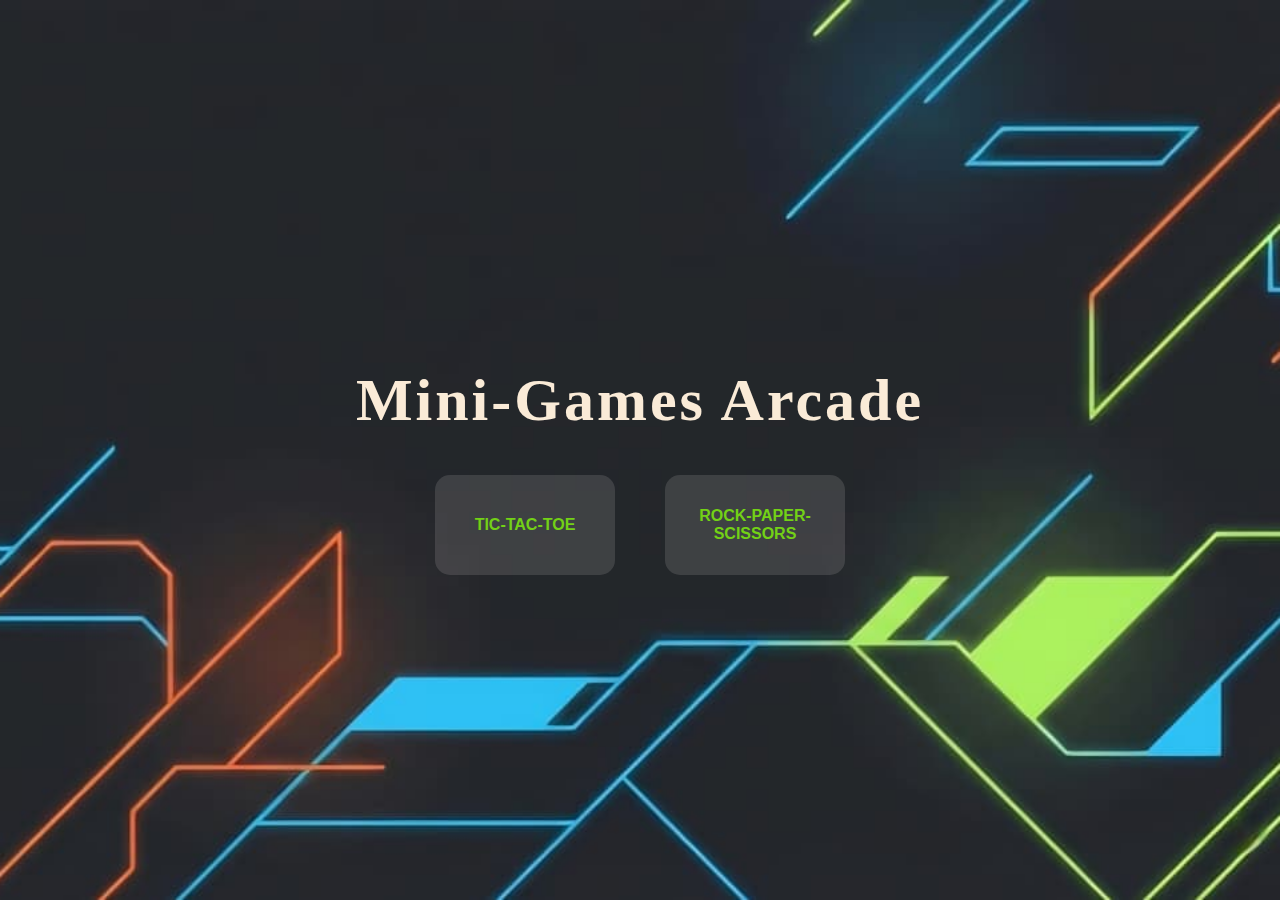
<file: index.html>
<!DOCTYPE html>
<html lang="en">
<head>
    <meta charset="UTF-8">
    <meta name="viewport" content="width=device-width, initial-scale=1.0">
    <title>Gaming Portal</title>
    <link rel="stylesheet" href="style.css">
</head>
<body>
    <h1>Mini-Games Arcade</h1>
    <div class="container">
        <a href="tic.html">
            <button class="tic">TIC-TAC-TOE</button>
        </a>
        <a href="stone.html">
            <button class="stone">ROCK-PAPER-SCISSORS</button>
        </a>
    </div>
</body>
</html>
</file>
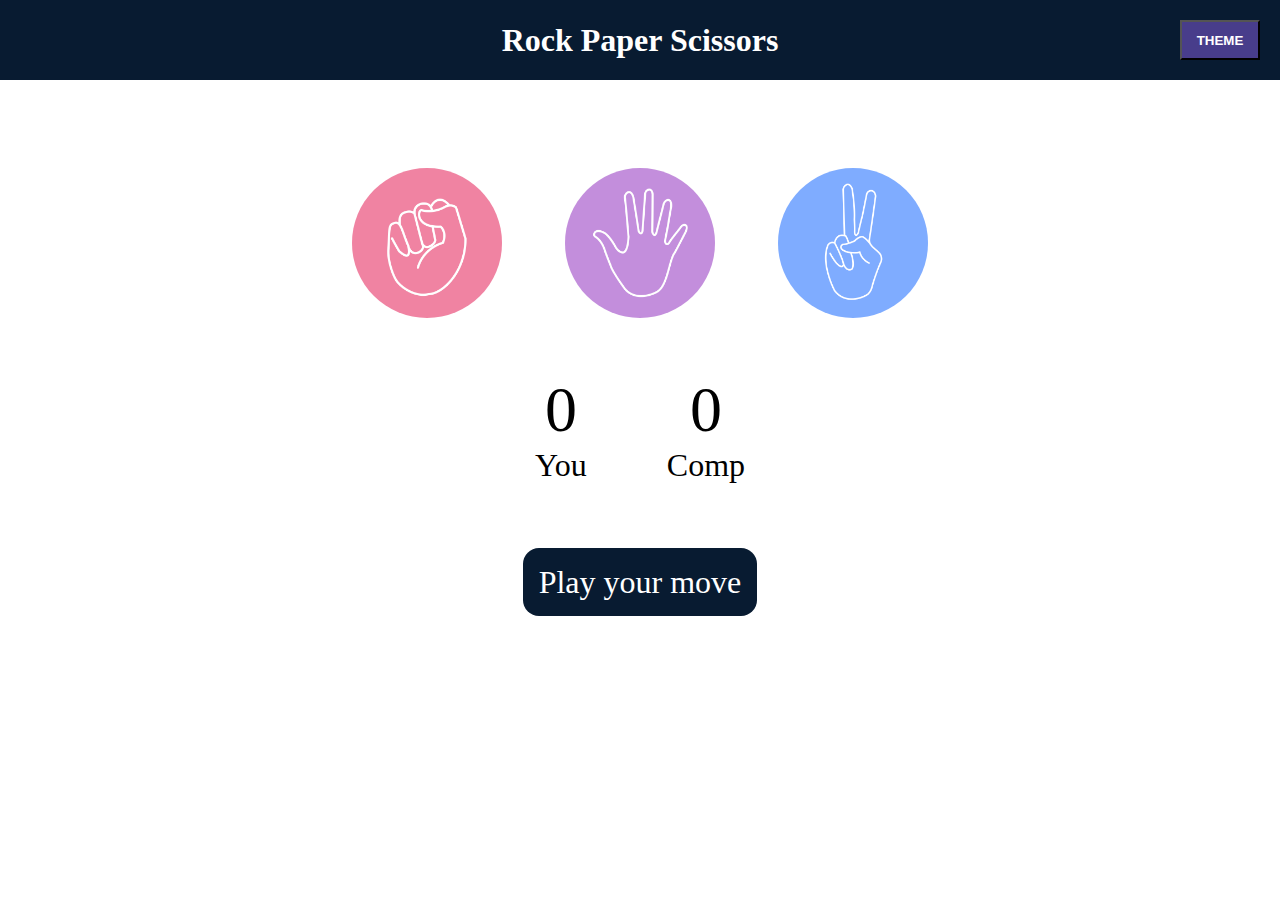
<file: stone.html>
<!DOCTYPE html>
<html lang="en">
<head>
    <meta charset="UTF-8">
    <meta name="viewport" content="width=device-width, initial-scale=1.0">
    <title>Rock-Paper-Scissors-Game</title>
    <link rel="stylesheet" href="paper.css">
</head>
<body>
    <h1>Rock Paper Scissors</h1>
    <div class="choices">
        <div class="choice" id="rock">
            <img src="rock.png"/>
        </div>
        <div class="choice" id="paper">
            <img src="paper.png"/>
        </div>
        <div class="choice" id="scissors">
            <img src="scissors.png"/>
        </div>
    </div>

    <div class="score-board">
        <div class="score">
            <p id="user-score">0</p>
            <p>You</p>
        </div>
        <div class="score">
            <p id="comp-score">0</p>
            <p>Comp</p>
        </div>
    </div>
    <div class="msg-container">
        <p id="msg">Play your move</p>
    </div>
    <button id="change">THEME</button>
    <script src="scissors.js"></script>
</body>
</html>
</file>
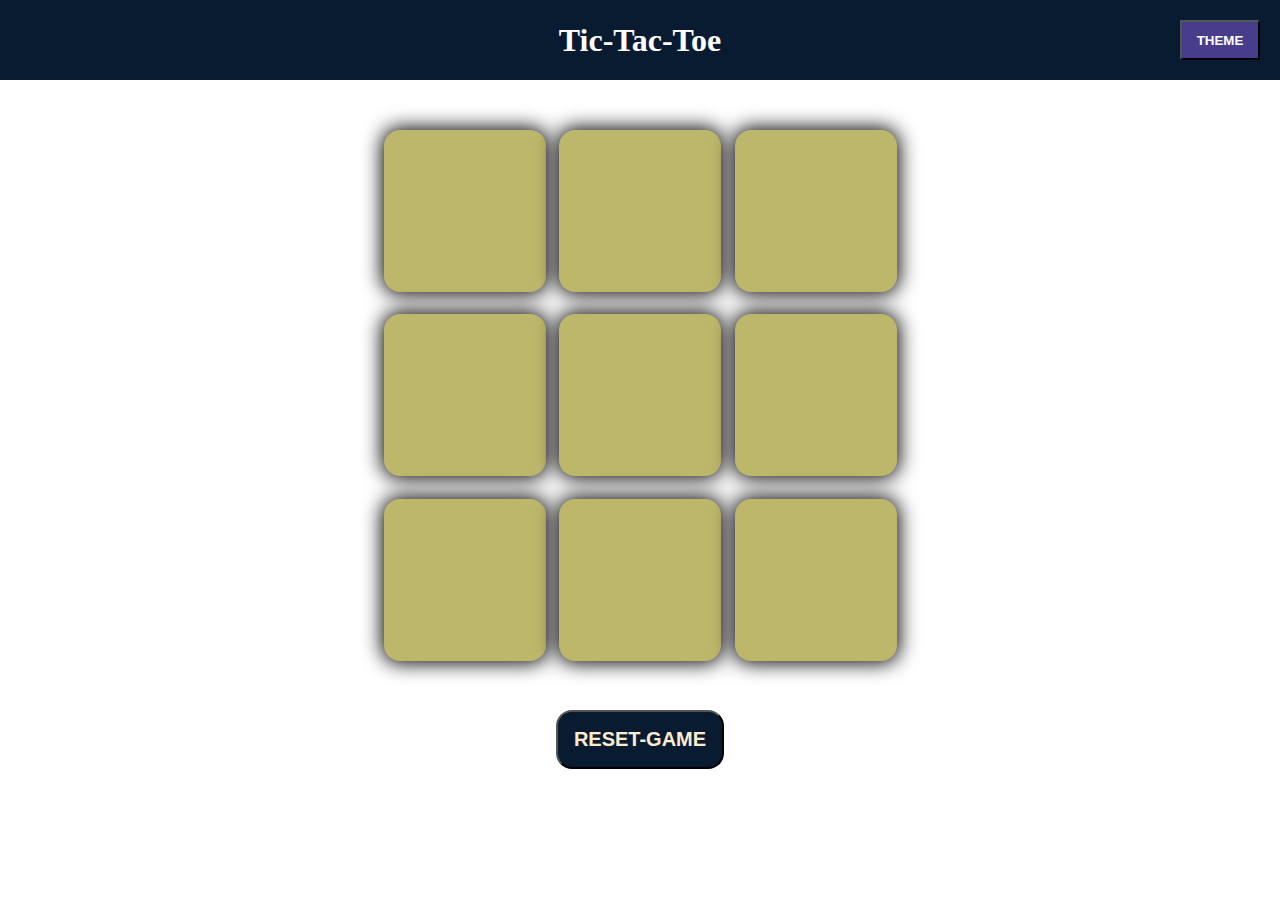
<file: tic.html>
<!DOCTYPE html>
<html lang="en">
<head>
    <meta charset="UTF-8">
    <meta name="viewport" content="width=device-width, initial-scale=1.0">
    <title>Tic-Tac-Toe-Game</title>
    <link rel="stylesheet" href="tac.css">
</head>
<body>
    <main>
        <h1 class="heading">Tic-Tac-Toe</h1>
        <div class="container">
            <div class="game">
                <button class="box"></button>
                <button class="box"></button>
                <button class="box"></button>
                <button class="box"></button>
                <button class="box"></button>
                <button class="box"></button>
                <button class="box"></button>
                <button class="box"></button>
                <button class="box"></button>
            </div>
        </div>
    </main>
    <button id="resetbtn">RESET-GAME</button>
    <div class="msg-container hide">
        <p id="msg">Winner</p>
    </div>
    <button class="mode">THEME</button>
    <script src="toe.js"></script>
</body>
</html>
</file>
<file: style.css>
html, body{
    height:100%;
}
body{
    margin:0;
    height:100vh;
    display:flex;
    flex-direction:column;
    justify-content:center;
    align-items:center;
    background-image:url("bgimage.jpeg");
    background-size:cover;
    background-position:center;
    background-repeat:no-repeat;
}
h1{
    color:antiquewhite;
    font-size:60px;
    letter-spacing:3px;
    margin-bottom:40px;
}
.container{
    display: flex;
    justify-content:center;
    text-align: center;
    gap:50px;
}
button{
    height:100px;
    width:180px;
    font-size:16px;
    font-weight:bold;
    border-radius:15px;
    border:2px solid transparent;
    background:rgba(223, 212, 212, 0.15);
    color:rgb(115, 209, 22);
    cursor:pointer;
    transition:0.3s;
}
button:hover{
    border:2px solid #00f2ff;
    box-shadow:
    0 0 10px #00f2ff,
    0 0 20px #00f2ff,
    0 0 40px #00f2ff;
}
</file>
<file: paper.css>
*{
    margin:0;
    padding:0;
    text-align: center;
}
h1{
    background-color: #081b31;
    color:white;
    height: 5rem;
    line-height: 5rem;
}
.choice{
    height:165px;
    width:165px;
    border-radius: 50%;
    display:flex;
    justify-content: center;
    align-items: center;
}
.choice:hover{
    cursor:pointer;
    background-color: #081b31;
}
img{
    height:150px;
    width:150px;
    object-fit: cover;
    border-radius: 50%;
}
.choices{
    display:flex;
    justify-content: center;
    align-items:center;
    gap:3rem;
    margin-top:5rem;
}
.score-board{
    display:flex;
    justify-content: center;
    align-items: center;
    font-size:2rem;
    margin-top: 3rem;
    gap:5rem;
}
#user-score, #comp-score{
    font-size:4rem;
}
.msg-container{
    margin-top: 5rem;
}
#msg{
    background-color: #081b31;
    color: white;
    font-size: 2rem;
    display: inline;
    padding:1rem;
    border-radius: 1rem;
}
.dark{
    background-color: rgb(26, 25, 25);
    color:white;
}
.light{
    background-color: white;
    color:rgb(41, 37, 37);
}
#change{
    position:fixed;
    background-color:darkslateblue;
    color:white;
    height:40px;
    width:80px;
    font-weight: bold;
    font-family: Verdana, Geneva, Tahoma, sans-serif;
    top:20px;
    right:20px;
    cursor:pointer;
}
</file>
<file: tac.css>
*{
    margin:0;
    padding:0;
}
.heading{
    background-color: #081b31;
    color:white;
    height: 5rem;
    line-height: 5rem;
    display:flex;
    justify-content: center;
    align-items: center;
}
body{
    background-color:white;
    text-align:center;
}
.container{
    height:70vh;
    display:flex;
    justify-content: center;
    align-items: center;
}
.game{
    height:60vmin;
    width:60vmin;
    display:flex;
    flex-wrap:wrap;
    justify-content: center;
    align-items: center;
    gap:1.5vmin;
}
.box{
    height:18vmin;
    width:18vmin;
    border-radius:1rem;
    border:none;
    box-shadow: 0px 0px 20px 2px black;
    font-size:8vmin;
    color:#040200;
    background-color:darkkhaki;
    font-family: calibri;
}
#resetbtn{
    padding:1rem;
    font-size:1.25rem;
    color:blanchedalmond;
    background-color:#081b31;
    font-weight: bold;
    border-radius: 1rem;
}
#msg{
    color:darkmagenta;
    font-weight:bold;
    font-size:5vmin;
}
.hide{
    display:none;
}
.mode{
    position:fixed;
    top: 20px;
    right:20px;
    background-color:darkslateblue;
    color:white;
    height:40px;
    width:80px;
    font-weight: bold;
    font-family: Verdana, Geneva, Tahoma, sans-serif;
    cursor:pointer;
}
.dark{
    background-color:rgb(26, 25, 25);
    color:white;
}
.light{
    background-color: whitesmoke;
    color:black;
}
</file>
